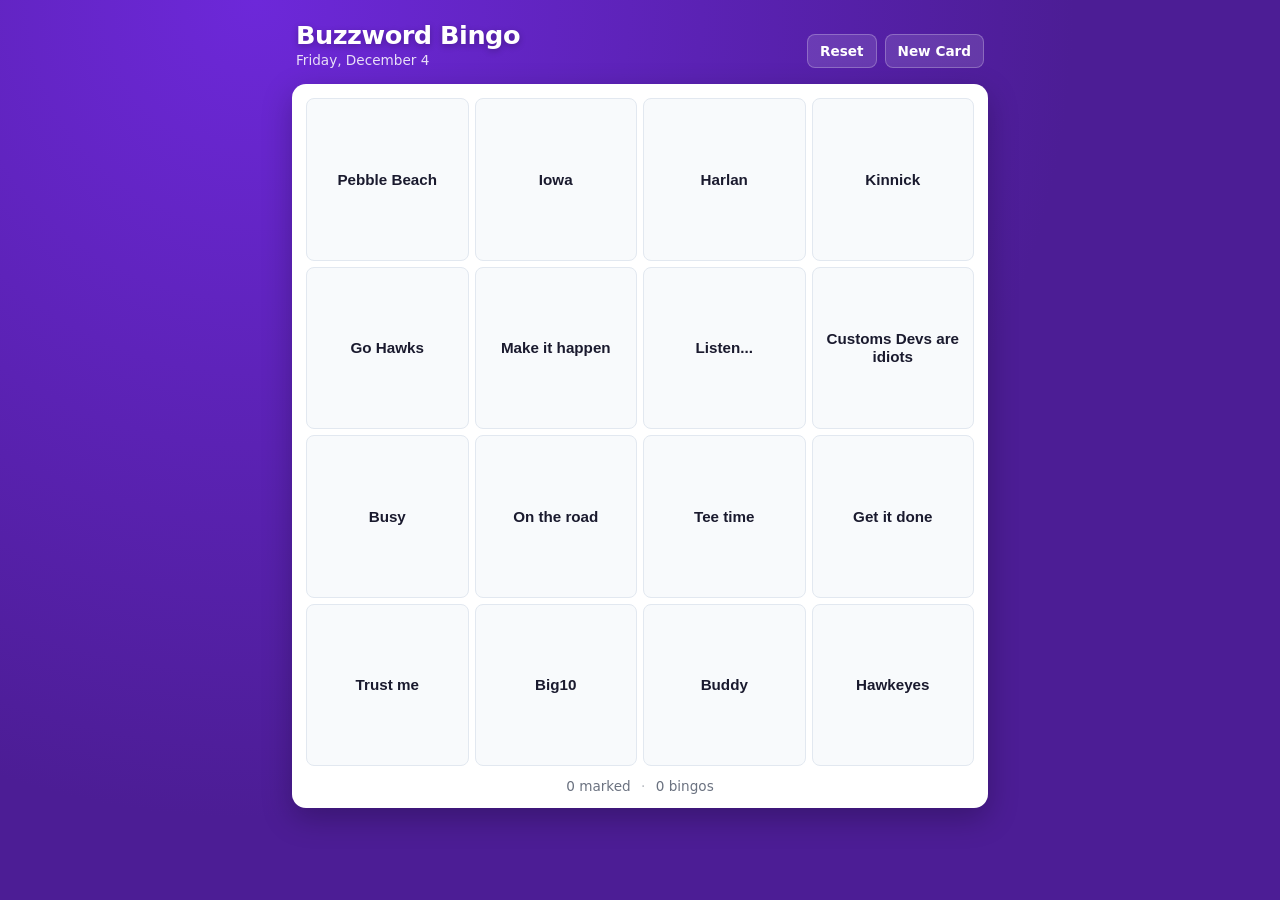
<file: bingo/index.html>
<!DOCTYPE html>
<html lang="en">
<head>
  <meta charset="UTF-8">
  <meta name="viewport" content="width=device-width, initial-scale=1.0, viewport-fit=cover">
  <meta name="theme-color" content="#6d28d9">
  <title>Buzzword Bingo</title>
  <link rel="stylesheet" href="style.css?v=1">
</head>
<body>
  <div class="app">
    <header class="header">
      <div class="title-block">
        <h1 class="title">Buzzword Bingo</h1>
        <div class="subtitle" id="dateLabel">—</div>
      </div>
      <div class="actions">
        <button id="resetBtn" class="btn btn-ghost" title="Reset today's marks">Reset</button>
        <button id="newCardBtn" class="btn btn-ghost" title="Reshuffle a new card">New Card</button>
      </div>
    </header>

    <main class="board-wrap">
      <div id="board" class="board" role="grid" aria-label="Bingo card"></div>
      <div class="status">
        <span id="markedCount">0</span> marked
        <span class="dot">·</span>
        <span id="bingoCount">0</span> bingo<span id="bingoPlural"></span>
      </div>
    </main>

    <div id="celebration" class="celebration" aria-hidden="true">
      <div class="celebration-card">
        <div class="celebration-title">BINGO!</div>
        <div class="celebration-sub">You called it.</div>
        <button id="celebrationClose" class="btn btn-primary">Keep playing</button>
      </div>
    </div>
  </div>

  <script src="phrases.js?v=1"></script>
  <script src="app.js?v=1"></script>
</body>
</html>
</file>
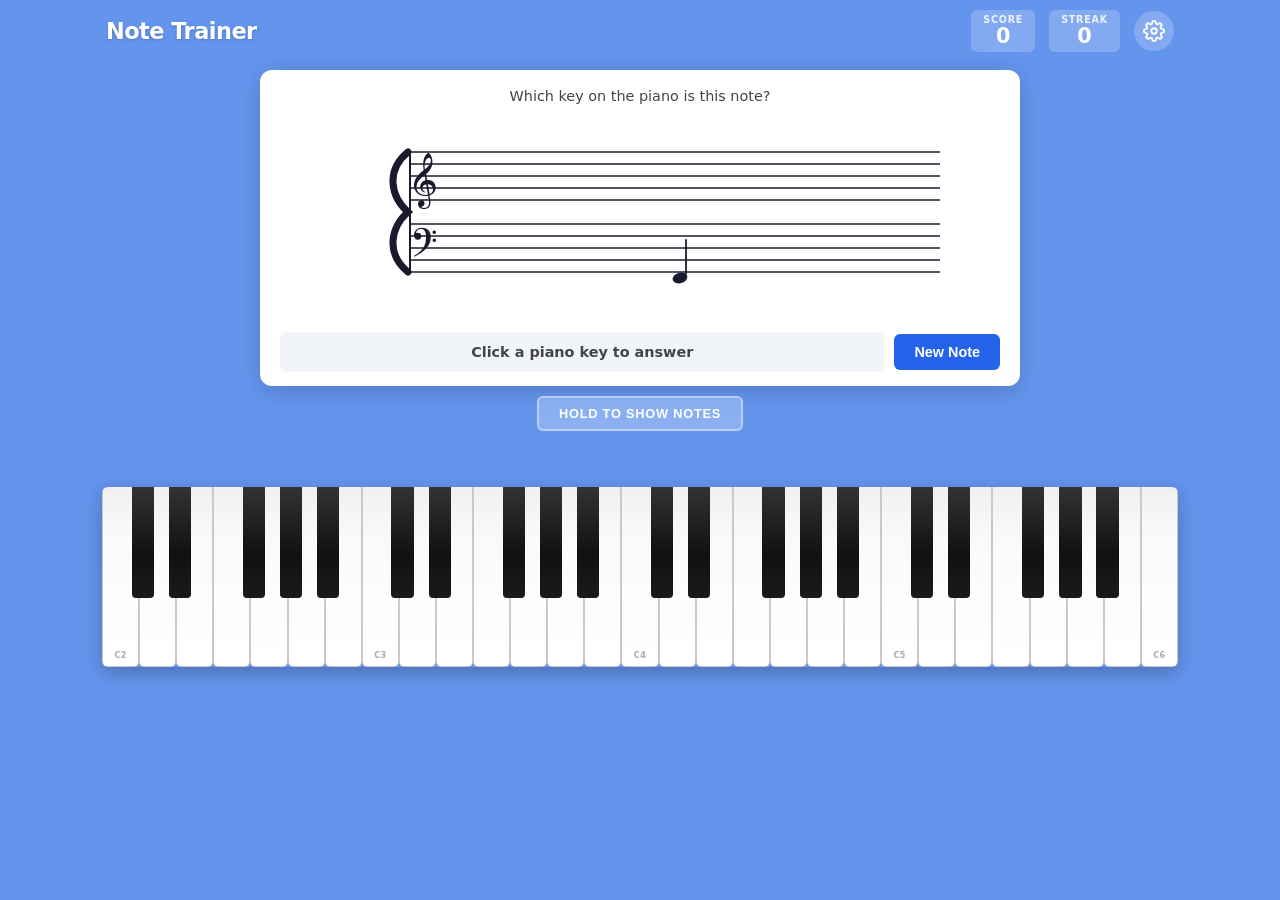
<file: music-notation-trainer/index.html>
<!DOCTYPE html>
<html lang="en">
<head>
  <meta charset="UTF-8" />
  <meta name="viewport" content="width=device-width, initial-scale=1.0" />
  <title>Music Notation Trainer</title>
  <link rel="stylesheet" href="style.css?v=2" />
  <style>
    @font-face {
      font-family: 'Bravura';
      src: url('Bravura.woff2') format('woff2');
      font-weight: normal;
      font-style: normal;
      font-display: block;
    }
  </style>
</head>
<body>

  <!-- Settings Modal -->
  <div id="settings-modal" class="modal-overlay hidden">
    <div class="modal-box">
      <div class="modal-header">
        <h2>Settings</h2>
        <button id="close-settings" class="close-btn" aria-label="Close settings">&times;</button>
      </div>
      <div class="modal-body">
        <label class="setting-row">
          <span>Note Range</span>
          <select id="range-select">
            <option value="full">Full Grand Staff (C3–C6)</option>
            <option value="treble">Treble Clef Only (C4–G5)</option>
            <option value="bass">Bass Clef Only (C3–B3)</option>
          </select>
        </label>
        <label class="setting-row">
          <span>Show Note Name Hint</span>
          <input type="checkbox" id="hint-toggle" />
        </label>
        <label class="setting-row">
          <span>Sound Feedback</span>
          <input type="checkbox" id="sound-toggle" checked />
        </label>
      </div>
    </div>
  </div>

  <!-- Reference Staff Overlay -->
  <div id="reference-overlay" class="reference-overlay hidden">
    <div class="reference-card">
      <div id="reference-staff"></div>
    </div>
  </div>

  <!-- Main App -->
  <div class="app-container">

    <!-- Header -->
    <header class="app-header">
      <div class="header-left">
        <h1 class="app-title">Note Trainer</h1>
      </div>
      <div class="header-right">
        <div class="score-display">
          <span class="score-label">Score</span>
          <span id="score-value" class="score-number">0</span>
        </div>
        <div class="streak-display">
          <span class="score-label">Streak</span>
          <span id="streak-value" class="score-number">0</span>
        </div>
        <button id="settings-btn" class="icon-btn" aria-label="Open settings">
          <!-- Gear SVG -->
          <svg xmlns="http://www.w3.org/2000/svg" width="22" height="22" viewBox="0 0 24 24" fill="none"
               stroke="currentColor" stroke-width="2" stroke-linecap="round" stroke-linejoin="round">
            <circle cx="12" cy="12" r="3"/>
            <path d="M19.4 15a1.65 1.65 0 0 0 .33 1.82l.06.06a2 2 0 0 1-2.83 2.83l-.06-.06
                     a1.65 1.65 0 0 0-1.82-.33 1.65 1.65 0 0 0-1 1.51V21a2 2 0 0 1-4 0v-.09
                     A1.65 1.65 0 0 0 9 19.4a1.65 1.65 0 0 0-1.82.33l-.06.06a2 2 0 0 1-2.83-2.83
                     l.06-.06A1.65 1.65 0 0 0 4.68 15a1.65 1.65 0 0 0-1.51-1H3a2 2 0 0 1 0-4h.09
                     A1.65 1.65 0 0 0 4.6 9a1.65 1.65 0 0 0-.33-1.82l-.06-.06a2 2 0 0 1 2.83-2.83
                     l.06.06A1.65 1.65 0 0 0 9 4.68a1.65 1.65 0 0 0 1-1.51V3a2 2 0 0 1 4 0v.09
                     a1.65 1.65 0 0 0 1 1.51 1.65 1.65 0 0 0 1.82-.33l.06-.06a2 2 0 0 1 2.83 2.83
                     l-.06.06A1.65 1.65 0 0 0 19.4 9a1.65 1.65 0 0 0 1.51 1H21a2 2 0 0 1 0 4h-.09
                     a1.65 1.65 0 0 0-1.51 1z"/>
          </svg>
        </button>
      </div>
    </header>

    <!-- Staff Card -->
    <main class="staff-section">
      <div class="staff-card">
        <div class="note-question">
          <p class="question-text">Which key on the piano is this note?</p>
          <p id="hint-text" class="hint-text hidden"></p>
        </div>
        <!-- Grand staff SVG rendered by JS -->
        <div id="staff-container" class="staff-container">
          <svg id="grand-staff" xmlns="http://www.w3.org/2000/svg"></svg>
        </div>
        <div class="feedback-row">
          <div id="feedback-box" class="feedback-box neutral">
            <span id="feedback-text">Click a piano key to answer</span>
          </div>
          <button id="reset-btn" class="reset-btn">New Note</button>
        </div>
      </div>
    </main>

    <!-- Show Notes Button -->
    <div class="show-notes-row">
      <button id="show-notes-btn" class="show-notes-btn">Hold to Show Notes</button>
    </div>

    <!-- Piano Keyboard -->
    <section class="keyboard-section" aria-label="Piano keyboard">
      <div id="keyboard" class="keyboard"></div>
    </section>

  </div>

  <script src="theory.js?v=2"></script>
  <script src="staff.js?v=2"></script>
  <script src="keyboard.js?v=2"></script>
  <script src="app.js?v=2"></script>
</body>
</html>
</file>
<file: bingo/style.css>
:root {
  --bg: #4c1d95;
  --bg-2: #6d28d9;
  --card: #ffffff;
  --card-edge: rgba(255,255,255,0.18);
  --text: #1a1a2e;
  --muted: #6b7280;
  --accent: #f59e0b;
  --accent-deep: #b45309;
  --marked-bg: linear-gradient(135deg, #f59e0b, #ef4444);
  --marked-text: #ffffff;
  --bingo-glow: 0 0 0 3px #fde047, 0 0 24px rgba(253, 224, 71, 0.6);
  --shadow: 0 10px 30px rgba(0,0,0,0.25);
  --radius: 14px;
  --radius-sm: 8px;
  --font: 'Segoe UI', system-ui, -apple-system, sans-serif;
}

*, *::before, *::after { box-sizing: border-box; margin: 0; padding: 0; }

html, body {
  min-height: 100%;
  font-family: var(--font);
  color: var(--text);
  background: radial-gradient(circle at 20% 0%, var(--bg-2), var(--bg) 60%) fixed;
  -webkit-tap-highlight-color: transparent;
}

.app {
  max-width: 720px;
  margin: 0 auto;
  padding: 16px 12px 32px;
  display: flex;
  flex-direction: column;
  min-height: 100dvh;
}

.header {
  display: flex;
  align-items: flex-end;
  justify-content: space-between;
  gap: 12px;
  padding: 4px 4px 16px;
  color: #fff;
}

.title {
  font-size: 1.6rem;
  font-weight: 800;
  letter-spacing: -0.5px;
  text-shadow: 0 2px 6px rgba(0,0,0,0.25);
}

.subtitle {
  font-size: 0.85rem;
  opacity: 0.85;
  margin-top: 2px;
}

.actions { display: flex; gap: 8px; }

.btn {
  font: inherit;
  font-weight: 600;
  font-size: 0.85rem;
  padding: 8px 12px;
  border-radius: var(--radius-sm);
  border: 1px solid transparent;
  cursor: pointer;
  transition: transform 0.05s ease, background 0.15s ease, border-color 0.15s ease;
}
.btn:active { transform: translateY(1px); }

.btn-ghost {
  background: rgba(255,255,255,0.12);
  color: #fff;
  border-color: rgba(255,255,255,0.25);
}
.btn-ghost:hover { background: rgba(255,255,255,0.2); }

.btn-primary {
  background: var(--accent);
  color: #1a1a2e;
}
.btn-primary:hover { background: #fbbf24; }

.board-wrap {
  background: var(--card);
  border-radius: var(--radius);
  padding: 14px;
  box-shadow: var(--shadow);
}

.board {
  display: grid;
  grid-template-columns: repeat(4, 1fr);
  gap: 6px;
}

.cell {
  aspect-ratio: 1 / 1;
  background: #f8fafc;
  border: 1px solid #e2e8f0;
  border-radius: var(--radius-sm);
  display: flex;
  align-items: center;
  justify-content: center;
  text-align: center;
  padding: 8px;
  font-size: 0.95rem;
  font-weight: 600;
  line-height: 1.15;
  color: var(--text);
  cursor: pointer;
  user-select: none;
  transition: transform 0.08s ease, background 0.15s ease, border-color 0.15s ease, box-shadow 0.2s ease;
  position: relative;
  overflow: hidden;
  word-break: break-word;
  hyphens: auto;
}

.cell:hover { background: #eef2ff; border-color: #c7d2fe; }
.cell:active { transform: scale(0.97); }

.cell.marked {
  background: var(--marked-bg);
  color: var(--marked-text);
  border-color: transparent;
}
.cell.marked::after {
  content: "✓";
  position: absolute;
  top: 4px;
  right: 6px;
  font-size: 0.85rem;
  font-weight: 900;
  opacity: 0.9;
}

.cell.win {
  box-shadow: var(--bingo-glow);
  animation: pulseWin 1.2s ease-in-out infinite;
}

@keyframes pulseWin {
  0%, 100% { transform: scale(1); }
  50% { transform: scale(1.03); }
}

.status {
  margin-top: 12px;
  text-align: center;
  font-size: 0.85rem;
  color: var(--muted);
}
.status .dot { margin: 0 6px; opacity: 0.5; }

/* Celebration overlay */
.celebration {
  position: fixed;
  inset: 0;
  background: rgba(0,0,0,0.55);
  display: none;
  align-items: center;
  justify-content: center;
  z-index: 100;
  animation: fadeIn 0.2s ease;
}
.celebration.show { display: flex; }

.celebration-card {
  background: linear-gradient(135deg, #fde047, #f59e0b);
  border-radius: var(--radius);
  padding: 28px 32px;
  text-align: center;
  box-shadow: 0 20px 60px rgba(0,0,0,0.4);
  transform: scale(1);
  animation: pop 0.35s cubic-bezier(.2,.9,.3,1.4);
}

.celebration-title {
  font-size: 2.4rem;
  font-weight: 900;
  color: #1a1a2e;
  letter-spacing: 3px;
  margin-bottom: 4px;
}
.celebration-sub {
  font-size: 0.95rem;
  color: #1a1a2e;
  opacity: 0.7;
  margin-bottom: 18px;
}

@keyframes fadeIn { from { opacity: 0; } to { opacity: 1; } }
@keyframes pop {
  0%   { transform: scale(0.6); opacity: 0; }
  100% { transform: scale(1); opacity: 1; }
}

@media (max-width: 480px) {
  .title { font-size: 1.3rem; }
  .board-header { font-size: 1.15rem; letter-spacing: 2px; }
  .cell { font-size: 0.82rem; padding: 6px; }
  .cell.marked::after { font-size: 0.7rem; top: 2px; right: 4px; }
}
</file>
<file: music-notation-trainer/style.css>
/* ─────────────────────────────────────────────
   CSS Custom Properties & Reset
───────────────────────────────────────────── */
:root {
  --bg: #6495ed;           /* cornflower blue */
  --bg-dark: #4a78d4;
  --card-bg: #ffffff;
  --card-shadow: 0 4px 24px rgba(0,0,0,0.18);
  --header-bg: rgba(255,255,255,0.15);
  --text-dark: #1a1a2e;
  --text-mid: #444;
  --text-light: #fff;
  --accent: #2563eb;
  --accent-hover: #1d4ed8;
  --correct: #16a34a;
  --correct-bg: #dcfce7;
  --incorrect: #dc2626;
  --incorrect-bg: #fee2e2;
  --neutral-bg: #f1f5f9;
  --staff-line: #1a1a2e;
  --key-white: #fafafa;
  --key-white-hover: #e8eef8;
  --key-white-active: #bfdbfe;
  --key-black: #1a1a2e;
  --key-black-hover: #2d2d50;
  --key-black-active: #3b3bff;
  --key-correct: #16a34a;
  --key-incorrect: #dc2626;
  --radius: 12px;
  --radius-sm: 6px;
  --font: 'Segoe UI', system-ui, -apple-system, sans-serif;
}

*, *::before, *::after { box-sizing: border-box; margin: 0; padding: 0; }

html, body {
  height: 100%;
  font-family: var(--font);
  background: var(--bg);
  color: var(--text-dark);
  overflow-x: hidden;
}

/* ─────────────────────────────────────────────
   App Layout
───────────────────────────────────────────── */
.app-container {
  display: flex;
  flex-direction: column;
  min-height: 100dvh;
  max-width: 1100px;
  margin: 0 auto;
  padding: 0 12px 12px;
}

/* ─────────────────────────────────────────────
   Header
───────────────────────────────────────────── */
.app-header {
  display: flex;
  align-items: center;
  justify-content: space-between;
  padding: 10px 4px;
  flex-shrink: 0;
}

.app-title {
  font-size: 1.4rem;
  font-weight: 800;
  color: var(--text-light);
  letter-spacing: -0.5px;
  text-shadow: 0 1px 3px rgba(0,0,0,0.2);
}

.header-right {
  display: flex;
  align-items: center;
  gap: 14px;
}

.score-display,
.streak-display {
  display: flex;
  flex-direction: column;
  align-items: center;
  background: rgba(255,255,255,0.2);
  border-radius: var(--radius-sm);
  padding: 4px 12px;
  min-width: 54px;
}

.score-label {
  font-size: 0.6rem;
  text-transform: uppercase;
  letter-spacing: 0.08em;
  color: rgba(255,255,255,0.85);
  font-weight: 600;
}

.score-number {
  font-size: 1.3rem;
  font-weight: 800;
  color: #fff;
  line-height: 1.1;
}

.icon-btn {
  background: rgba(255,255,255,0.2);
  border: none;
  border-radius: 50%;
  width: 40px;
  height: 40px;
  display: flex;
  align-items: center;
  justify-content: center;
  cursor: pointer;
  color: #fff;
  transition: background 0.15s;
}
.icon-btn:hover { background: rgba(255,255,255,0.35); }
.icon-btn:active { background: rgba(255,255,255,0.5); }

/* ─────────────────────────────────────────────
   Staff Section
───────────────────────────────────────────── */
.staff-section {
  flex: 0 0 auto;
  display: flex;
  align-items: flex-start;
  justify-content: center;
  padding: 8px 0 0;
}

.staff-card {
  background: var(--card-bg);
  border-radius: var(--radius);
  box-shadow: var(--card-shadow);
  padding: 18px 20px 14px;
  width: 100%;
  max-width: 760px;
}

.note-question {
  text-align: center;
  margin-bottom: 8px;
}

.question-text {
  font-size: 0.9rem;
  color: var(--text-mid);
  font-weight: 500;
}

.hint-text {
  font-size: 1rem;
  font-weight: 700;
  color: var(--accent);
  margin-top: 2px;
}

.hidden { display: none !important; }

.staff-container {
  width: 100%;
  display: flex;
  justify-content: center;
}

#grand-staff {
  width: 100%;
  max-width: 680px;
  height: auto;
  display: block;
}

/* Feedback row */
.feedback-row {
  display: flex;
  align-items: center;
  gap: 10px;
  margin-top: 10px;
}

.feedback-box {
  flex: 1;
  padding: 10px 14px;
  border-radius: var(--radius-sm);
  font-weight: 600;
  font-size: 0.9rem;
  text-align: center;
  transition: background 0.2s, color 0.2s;
  min-height: 40px;
  display: flex;
  align-items: center;
  justify-content: center;
}
.feedback-box.neutral  { background: var(--neutral-bg); color: var(--text-mid); }
.feedback-box.correct  { background: var(--correct-bg); color: var(--correct); }
.feedback-box.incorrect { background: var(--incorrect-bg); color: var(--incorrect); }

.reset-btn {
  background: var(--accent);
  color: #fff;
  border: none;
  border-radius: var(--radius-sm);
  padding: 10px 20px;
  font-size: 0.9rem;
  font-weight: 700;
  cursor: pointer;
  white-space: nowrap;
  transition: background 0.15s, transform 0.1s;
  flex-shrink: 0;
}
.reset-btn:hover  { background: var(--accent-hover); }
.reset-btn:active { transform: scale(0.97); }

/* ─────────────────────────────────────────────
   Show Notes Button
───────────────────────────────────────────── */
.show-notes-row {
  display: flex;
  justify-content: center;
  padding: 10px 0 0;
}

.show-notes-btn {
  background: rgba(255,255,255,0.25);
  color: #fff;
  border: 2px solid rgba(255,255,255,0.4);
  border-radius: var(--radius-sm);
  padding: 8px 20px;
  font-size: 0.8rem;
  font-weight: 700;
  cursor: pointer;
  user-select: none;
  -webkit-user-select: none;
  transition: background 0.15s, border-color 0.15s;
  text-transform: uppercase;
  letter-spacing: 0.06em;
}
.show-notes-btn:hover {
  background: rgba(255,255,255,0.35);
  border-color: rgba(255,255,255,0.6);
}
.show-notes-btn:active,
.show-notes-btn.active {
  background: rgba(255,255,255,0.5);
  border-color: #fff;
}

/* ─────────────────────────────────────────────
   Keyboard Section
───────────────────────────────────────────── */
.keyboard-section {
  flex-shrink: 0;
  margin-top: 50px;
  padding: 6px 0 0;
  width: 100%;
}

.keyboard {
  position: relative;
  display: flex;
  width: 100%;
  /* height set by JS based on viewport */
  user-select: none;
  -webkit-user-select: none;
  border-radius: var(--radius-sm);
  overflow: hidden;
  box-shadow: 0 6px 20px rgba(0,0,0,0.25);
}

/* ── White keys ── */
.key-white {
  position: relative;
  flex: 1;
  background: var(--key-white);
  border: 1px solid #c8c8d4;
  border-top: none;
  border-radius: 0 0 5px 5px;
  cursor: pointer;
  display: flex;
  align-items: flex-end;
  justify-content: center;
  padding-bottom: 6px;
  transition: background 0.1s;
  z-index: 1;
  /* Subtle gradient for depth */
  background: linear-gradient(to bottom, #f0f0f0 0%, #fafafa 30%, #fff 100%);
}
.key-white:hover  { background: var(--key-white-hover); }
.key-white:active { background: var(--key-white-active); }

.key-white.correct   { background: var(--key-correct) !important; }
.key-white.incorrect { background: var(--key-incorrect) !important; }

.key-label {
  font-size: 0.5rem;
  font-weight: 700;
  color: #aaa;
  pointer-events: none;
  letter-spacing: 0.05em;
}

/* ── Black keys ── */
.key-black {
  position: absolute;
  background: var(--key-black);
  border-radius: 0 0 4px 4px;
  cursor: pointer;
  z-index: 2;
  transition: background 0.1s;
  /* subtle shine */
  background: linear-gradient(to bottom, #333 0%, #111 60%, #1a1a1a 100%);
}
.key-black:hover  { background: var(--key-black-hover); }
.key-black:active { background: var(--key-black-active); }

.key-black.correct   { background: var(--key-correct) !important; }
.key-black.incorrect { background: var(--key-incorrect) !important; }

/* ─────────────────────────────────────────────
   Settings Modal
───────────────────────────────────────────── */
.modal-overlay {
  position: fixed;
  inset: 0;
  background: rgba(0,0,0,0.45);
  display: flex;
  align-items: center;
  justify-content: center;
  z-index: 100;
  backdrop-filter: blur(3px);
}

.modal-box {
  background: #fff;
  border-radius: var(--radius);
  padding: 0;
  width: min(90vw, 380px);
  box-shadow: 0 20px 60px rgba(0,0,0,0.3);
  overflow: hidden;
  animation: modal-in 0.18s ease-out;
}

@keyframes modal-in {
  from { opacity: 0; transform: scale(0.92) translateY(12px); }
  to   { opacity: 1; transform: scale(1) translateY(0); }
}

.modal-header {
  display: flex;
  align-items: center;
  justify-content: space-between;
  padding: 16px 20px;
  border-bottom: 1px solid #e5e7eb;
  background: var(--bg);
}

.modal-header h2 {
  font-size: 1.1rem;
  font-weight: 700;
  color: #fff;
}

.close-btn {
  background: rgba(255,255,255,0.2);
  border: none;
  color: #fff;
  font-size: 1.3rem;
  width: 30px;
  height: 30px;
  border-radius: 50%;
  cursor: pointer;
  display: flex;
  align-items: center;
  justify-content: center;
  line-height: 1;
  transition: background 0.15s;
}
.close-btn:hover { background: rgba(255,255,255,0.35); }

.modal-body {
  padding: 16px 20px;
  display: flex;
  flex-direction: column;
  gap: 16px;
}

.setting-row {
  display: flex;
  align-items: center;
  justify-content: space-between;
  gap: 12px;
  font-size: 0.9rem;
  font-weight: 500;
  color: var(--text-dark);
  cursor: pointer;
}

.setting-row select {
  padding: 6px 10px;
  border-radius: var(--radius-sm);
  border: 1px solid #d1d5db;
  font-size: 0.85rem;
  background: #f9fafb;
  color: var(--text-dark);
  cursor: pointer;
}

.setting-row input[type="checkbox"] {
  width: 18px;
  height: 18px;
  accent-color: var(--accent);
  cursor: pointer;
}

/* ─────────────────────────────────────────────
   Reference Staff Overlay
───────────────────────────────────────────── */
.reference-overlay {
  position: fixed;
  inset: 0;
  z-index: 90;
  pointer-events: none;
}

.reference-card {
  position: absolute;
  top: 20px;
  left: 20px;
  background: #fff;
  border-radius: var(--radius);
  box-shadow: 0 20px 60px rgba(0,0,0,0.35);
  padding: 20px;
  width: min(95vw, 1200px);
  pointer-events: auto;
  animation: modal-in 0.15s ease-out;
}

/* ─────────────────────────────────────────────
   Flash animation on new note
───────────────────────────────────────────── */
@keyframes staff-pop {
  0%   { transform: scale(0.97); opacity: 0.7; }
  100% { transform: scale(1);    opacity: 1; }
}
.staff-pop {
  animation: staff-pop 0.2s ease-out;
}

/* ─────────────────────────────────────────────
   Responsive
───────────────────────────────────────────── */
@media (max-width: 520px) {
  .app-title { font-size: 1.1rem; }
  .score-display, .streak-display { padding: 3px 8px; min-width: 44px; }
  .score-number { font-size: 1.1rem; }
  .staff-card { padding: 12px 10px 10px; }
  .reset-btn { padding: 9px 12px; font-size: 0.82rem; }
  .key-label { display: none; }
}

@media (max-width: 360px) {
  .header-right { gap: 8px; }
}
</file>
